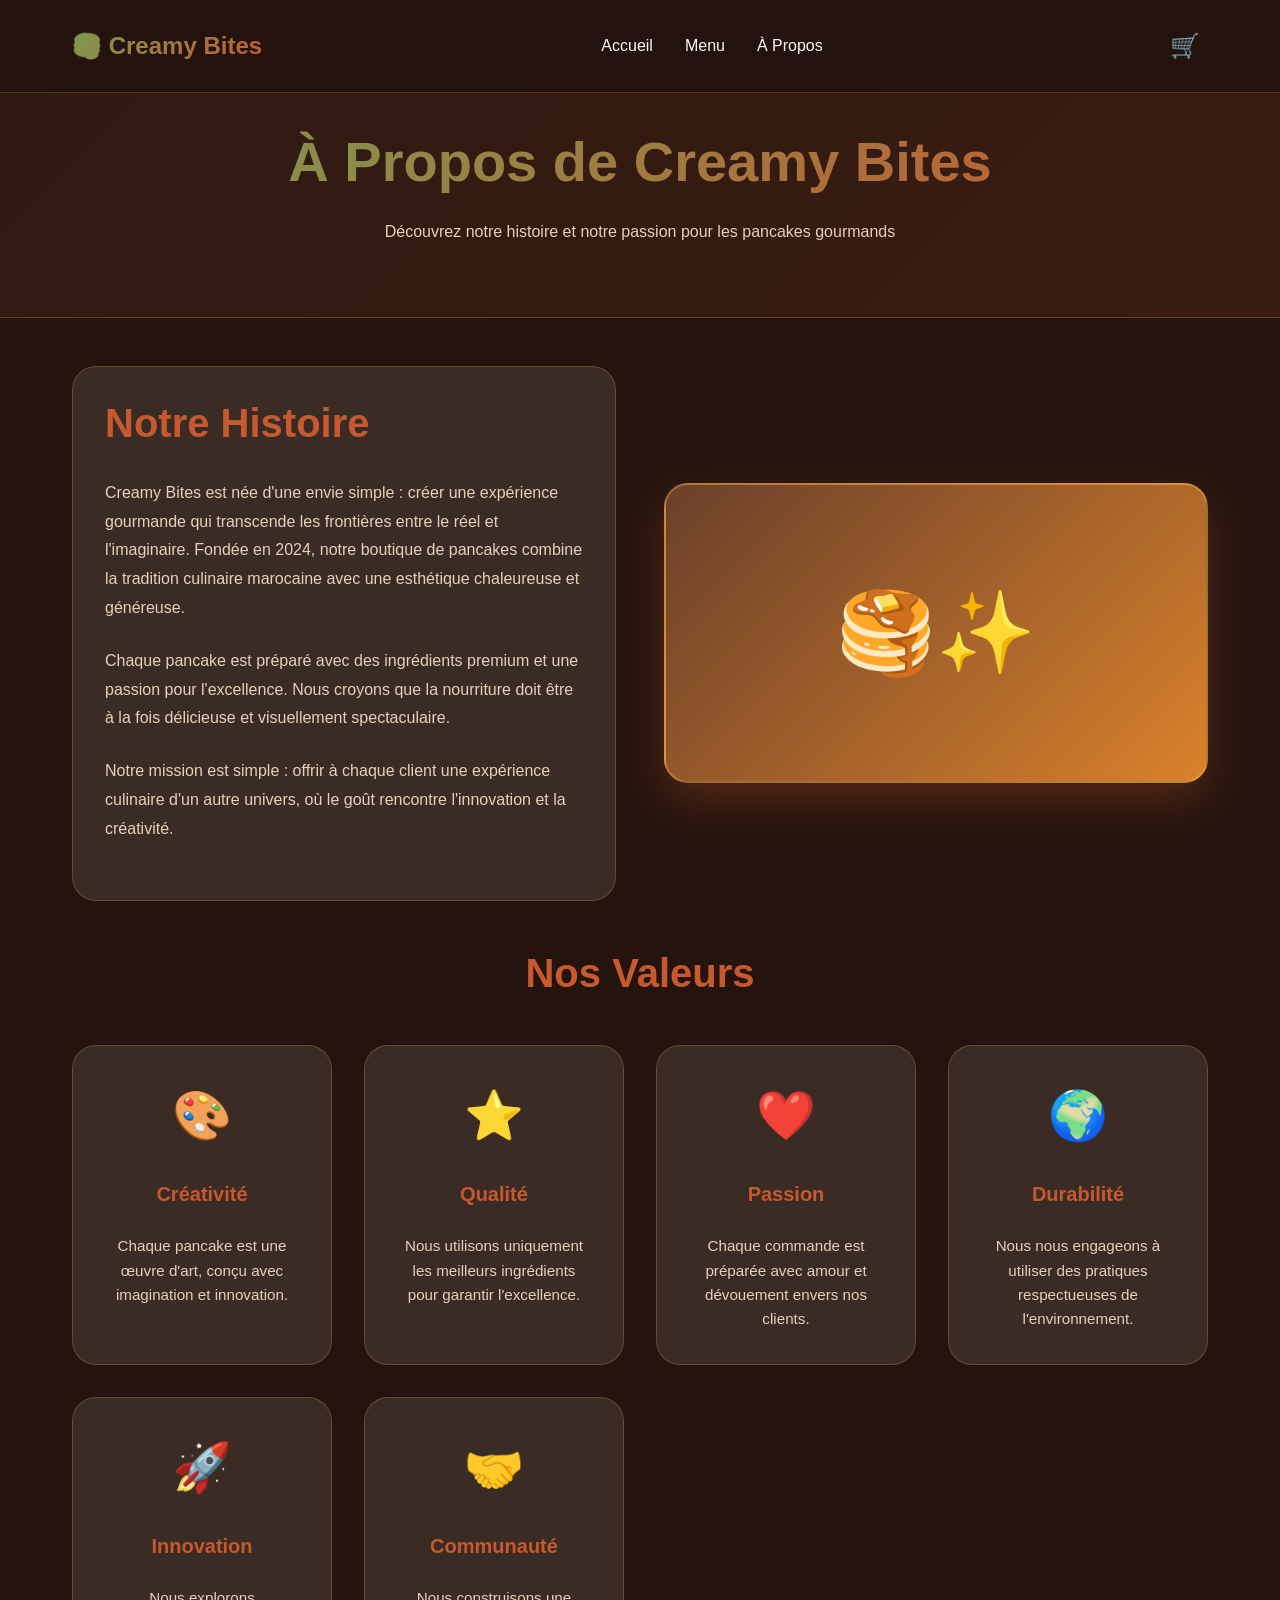
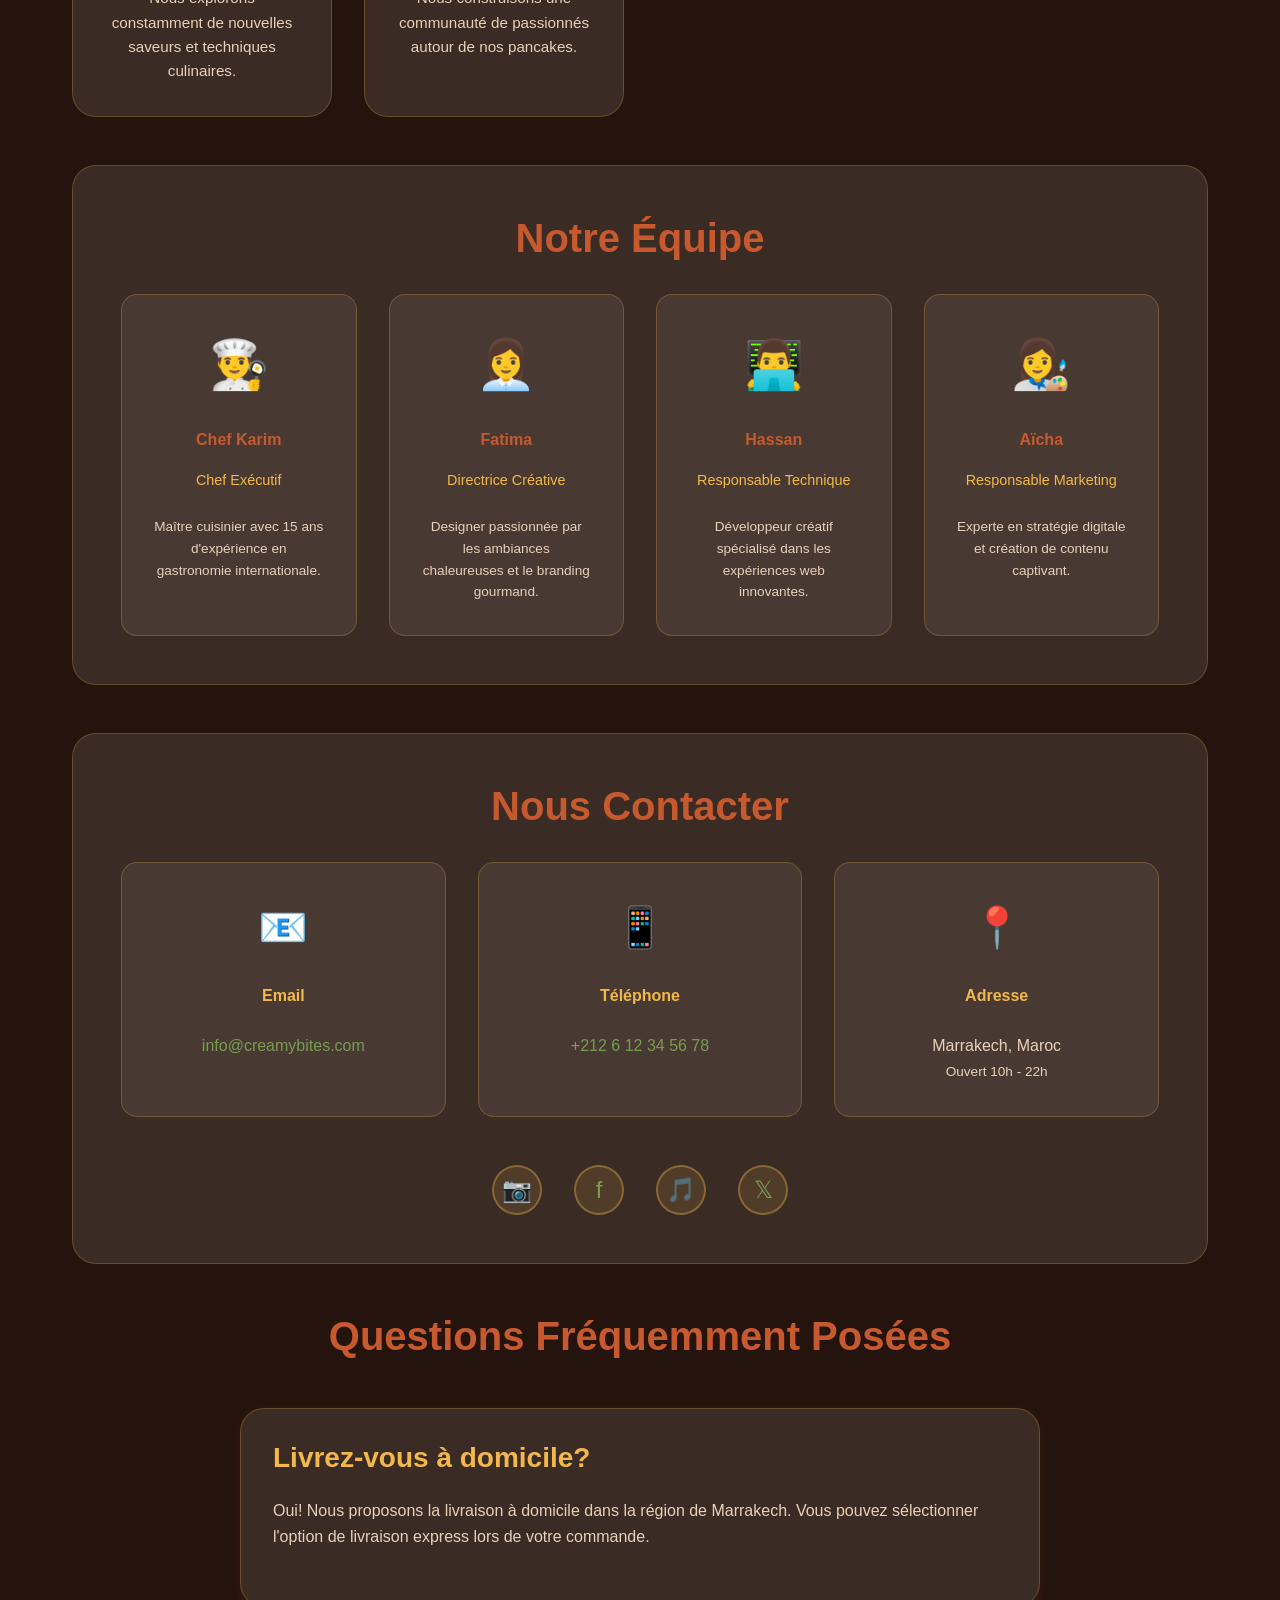
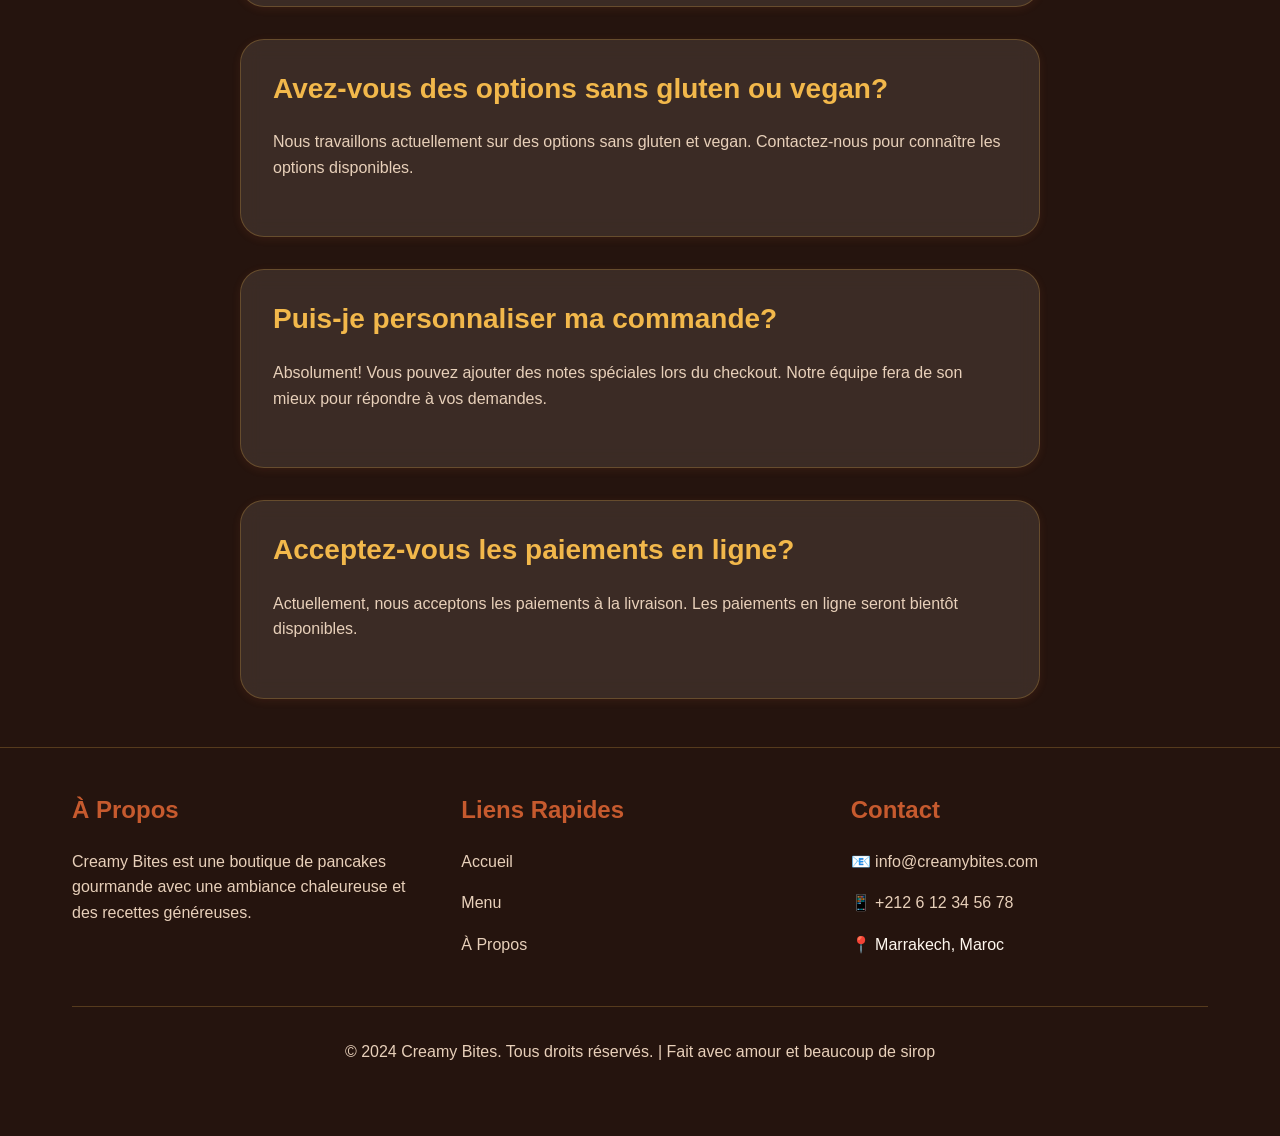
<file: about.html>
<!DOCTYPE html>
<html lang="fr">
<head>
  <!-- Meta Tags -->
  <meta charset="UTF-8">
  <meta name="viewport" content="width=device-width, initial-scale=1.0">
  <meta name="description" content="À Propos de Creamy Bites - Notre histoire et nos valeurs">
  <meta name="keywords" content="about, histoire, contact, creamy bites">
  <meta name="theme-color" content="#6B3F2A">

  <title>À Propos - Creamy Bites</title>
  
  <!-- Stylesheets -->
  <link rel="stylesheet" href="css/style.css">
  
  <!-- Favicon -->
  <link rel="icon" type="image/svg+xml" href="data:image/svg+xml,<svg xmlns='http://www.w3.org/2000/svg' viewBox='0 0 100 100'><text y='75' font-size='75' fill='%23C65A2E'>🥞</text></svg>">

  <style>
    /* About Page Specific Styles */
    .about-header {
      margin-top: 80px;
      padding: var(--spacing-xl) 0;
      text-align: center;
      background: linear-gradient(135deg, rgba(107, 63, 42, 0.14), rgba(198, 90, 46, 0.12));
      border-bottom: 1px solid rgba(242, 184, 75, 0.24);
    }

    .about-content {
      display: grid;
      grid-template-columns: 1fr 1fr;
      gap: var(--spacing-xl);
      margin: var(--spacing-xl) 0;
      align-items: center;
    }

    .about-text {
      background: var(--color-card-bg);
      border: 1px solid rgba(242, 184, 75, 0.24);
      border-radius: var(--radius-lg);
      padding: var(--spacing-lg);
      backdrop-filter: blur(10px);
    }

    .about-text h2 {
      color: var(--color-neon-pink);
      margin-bottom: var(--spacing-lg);
    }

    .about-text p {
      color: var(--color-text-secondary);
      margin-bottom: var(--spacing-md);
      line-height: 1.8;
    }

    .about-image {
      background: linear-gradient(135deg, #6B3F2A, #D9822B);
      border-radius: var(--radius-lg);
      padding: var(--spacing-xl);
      text-align: center;
      min-height: 300px;
      display: flex;
      align-items: center;
      justify-content: center;
      font-size: 5rem;
      border: 2px solid rgba(242, 184, 75, 0.34);
      box-shadow: 0 18px 44px rgba(198, 90, 46, 0.28);
    }

    .values-grid {
      display: grid;
      grid-template-columns: repeat(auto-fit, minmax(250px, 1fr));
      gap: var(--spacing-lg);
      margin: var(--spacing-xl) 0;
    }

    .value-card {
      background: var(--color-card-bg);
      border: 1px solid rgba(242, 184, 75, 0.24);
      border-radius: var(--radius-lg);
      padding: var(--spacing-lg);
      text-align: center;
      backdrop-filter: blur(10px);
      transition: all var(--transition-normal);
    }

    .value-card:hover {
      border-color: rgba(242, 184, 75, 0.54);
      transform: translateY(-8px);
      box-shadow: 0 16px 48px rgba(198, 90, 46, 0.24);
    }

    .value-icon {
      font-size: 3rem;
      margin-bottom: var(--spacing-md);
    }

    .value-title {
      color: var(--color-neon-pink);
      font-size: 1.25rem;
      margin-bottom: var(--spacing-md);
      font-weight: 700;
    }

    .value-description {
      color: var(--color-text-secondary);
      font-size: 0.95rem;
    }

    .contact-section {
      background: var(--color-card-bg);
      border: 1px solid rgba(242, 184, 75, 0.24);
      border-radius: var(--radius-lg);
      padding: var(--spacing-xl);
      backdrop-filter: blur(10px);
      margin: var(--spacing-xl) 0;
    }

    .contact-section h2 {
      color: var(--color-neon-pink);
      margin-bottom: var(--spacing-lg);
      text-align: center;
    }

    .contact-grid {
      display: grid;
      grid-template-columns: repeat(auto-fit, minmax(250px, 1fr));
      gap: var(--spacing-lg);
    }

    .contact-item {
      background: rgba(255, 248, 239, 0.07);
      border: 1px solid rgba(242, 184, 75, 0.24);
      border-radius: var(--radius-md);
      padding: var(--spacing-lg);
      text-align: center;
    }

    .contact-icon {
      font-size: 2.5rem;
      margin-bottom: var(--spacing-md);
    }

    .contact-label {
      color: var(--color-accent-gold);
      font-weight: 700;
      margin-bottom: var(--spacing-md);
    }

    .contact-value {
      color: var(--color-text-secondary);
    }

    .contact-value a {
      color: var(--color-neon-cyan);
      text-decoration: none;
      transition: color var(--transition-fast);
    }

    .contact-value a:hover {
      color: var(--color-neon-pink);
    }

    .social-links {
      display: flex;
      justify-content: center;
      gap: var(--spacing-lg);
      margin-top: var(--spacing-xl);
      flex-wrap: wrap;
    }

    .social-link {
      width: 50px;
      height: 50px;
      border-radius: 50%;
      background: rgba(242, 184, 75, 0.12);
      border: 2px solid rgba(242, 184, 75, 0.34);
      display: flex;
      align-items: center;
      justify-content: center;
      font-size: 1.5rem;
      cursor: pointer;
      transition: all var(--transition-fast);
      text-decoration: none;
    }

    .social-link:hover {
      background: var(--color-neon-cyan);
      border-color: var(--color-neon-cyan);
      color: var(--color-dark-bg);
      transform: scale(1.1);
    }

    .team-section {
      background: var(--color-card-bg);
      border: 1px solid rgba(242, 184, 75, 0.24);
      border-radius: var(--radius-lg);
      padding: var(--spacing-xl);
      backdrop-filter: blur(10px);
      margin: var(--spacing-xl) 0;
    }

    .team-section h2 {
      color: var(--color-neon-pink);
      margin-bottom: var(--spacing-lg);
      text-align: center;
    }

    .team-grid {
      display: grid;
      grid-template-columns: repeat(auto-fit, minmax(200px, 1fr));
      gap: var(--spacing-lg);
    }

    .team-member {
      background: rgba(255, 248, 239, 0.07);
      border: 1px solid rgba(242, 184, 75, 0.24);
      border-radius: var(--radius-md);
      padding: var(--spacing-lg);
      text-align: center;
    }

    .member-avatar {
      font-size: 3rem;
      margin-bottom: var(--spacing-md);
    }

    .member-name {
      color: var(--color-neon-pink);
      font-weight: 700;
      margin-bottom: var(--spacing-sm);
    }

    .member-role {
      color: var(--color-accent-gold);
      font-size: 0.9rem;
      margin-bottom: var(--spacing-md);
    }

    .member-bio {
      color: var(--color-text-secondary);
      font-size: 0.85rem;
    }

    @media (max-width: 768px) {
      .about-content {
        grid-template-columns: 1fr;
      }

      .about-image {
        min-height: 200px;
        font-size: 3rem;
      }

      .contact-grid {
        grid-template-columns: 1fr;
      }

      .team-grid {
        grid-template-columns: 1fr;
      }

      .values-grid {
        grid-template-columns: 1fr;
      }
    }
  </style>
</head>
<body>
  <!-- ========================================
       HEADER & NAVIGATION
       ======================================== -->
  <header>
    <nav class="container flex-between">
      <!-- Logo -->
      <div class="logo" onclick="window.location.href='index.html'">
        🥞 Creamy Bites
      </div>

      <!-- Navigation Links -->
      <ul class="nav-links">
        <li><a href="index.html">Accueil</a></li>
        <li><a href="menu.html">Menu</a></li>
        <li><a href="about.html">À Propos</a></li>
      </ul>

      <!-- Navigation Icons -->
      <div class="nav-icons">
        <button class="icon-btn" data-cart-icon aria-label="Panier">
          🛒
          <span class="cart-count" style="display: none;">0</span>
        </button>
        <button class="menu-toggle" aria-label="Menu">☰</button>
      </div>
    </nav>
  </header>

  <!-- ========================================
       ABOUT HEADER
       ======================================== -->
  <section class="about-header">
    <div class="container">
      <h1>À Propos de Creamy Bites</h1>
      <p style="color: var(--color-text-secondary); margin-top: var(--spacing-md);">
        Découvrez notre histoire et notre passion pour les pancakes gourmands
      </p>
    </div>
  </section>

  <!-- ========================================
       MAIN CONTENT
       ======================================== -->
  <main class="container">
    <!-- Brand Story Section -->
    <section class="about-content">
      <div class="about-text">
        <h2>Notre Histoire</h2>
        <p>
          Creamy Bites est née d'une envie simple : créer une expérience gourmande 
          qui transcende les frontières entre le réel et l'imaginaire. Fondée en 2024, notre 
          boutique de pancakes combine la tradition culinaire marocaine avec une esthétique 
          chaleureuse et généreuse.
        </p>
        <p>
          Chaque pancake est préparé avec des ingrédients premium et une passion pour 
          l'excellence. Nous croyons que la nourriture doit être à la fois délicieuse et 
          visuellement spectaculaire.
        </p>
        <p>
          Notre mission est simple : offrir à chaque client une expérience culinaire 
          d'un autre univers, où le goût rencontre l'innovation et la créativité.
        </p>
      </div>
      <div class="about-image">
        🥞✨
      </div>
    </section>

    <!-- Values Section -->
    <section>
      <h2 style="text-align: center; color: var(--color-neon-pink); margin: var(--spacing-xl) 0;">
        Nos Valeurs
      </h2>
      <div class="values-grid">
        <div class="value-card">
          <div class="value-icon">🎨</div>
          <div class="value-title">Créativité</div>
          <div class="value-description">
            Chaque pancake est une œuvre d'art, conçu avec imagination et innovation.
          </div>
        </div>
        <div class="value-card">
          <div class="value-icon">⭐</div>
          <div class="value-title">Qualité</div>
          <div class="value-description">
            Nous utilisons uniquement les meilleurs ingrédients pour garantir l'excellence.
          </div>
        </div>
        <div class="value-card">
          <div class="value-icon">❤️</div>
          <div class="value-title">Passion</div>
          <div class="value-description">
            Chaque commande est préparée avec amour et dévouement envers nos clients.
          </div>
        </div>
        <div class="value-card">
          <div class="value-icon">🌍</div>
          <div class="value-title">Durabilité</div>
          <div class="value-description">
            Nous nous engageons à utiliser des pratiques respectueuses de l'environnement.
          </div>
        </div>
        <div class="value-card">
          <div class="value-icon">🚀</div>
          <div class="value-title">Innovation</div>
          <div class="value-description">
            Nous explorons constamment de nouvelles saveurs et techniques culinaires.
          </div>
        </div>
        <div class="value-card">
          <div class="value-icon">🤝</div>
          <div class="value-title">Communauté</div>
          <div class="value-description">
            Nous construisons une communauté de passionnés autour de nos pancakes.
          </div>
        </div>
      </div>
    </section>

    <!-- Team Section -->
    <section class="team-section">
      <h2>Notre Équipe</h2>
      <div class="team-grid">
        <div class="team-member">
          <div class="member-avatar">👨‍🍳</div>
          <div class="member-name">Chef Karim</div>
          <div class="member-role">Chef Exécutif</div>
          <div class="member-bio">
            Maître cuisinier avec 15 ans d'expérience en gastronomie internationale.
          </div>
        </div>
        <div class="team-member">
          <div class="member-avatar">👩‍💼</div>
          <div class="member-name">Fatima</div>
          <div class="member-role">Directrice Créative</div>
          <div class="member-bio">
            Designer passionnée par les ambiances chaleureuses et le branding gourmand.
          </div>
        </div>
        <div class="team-member">
          <div class="member-avatar">👨‍💻</div>
          <div class="member-name">Hassan</div>
          <div class="member-role">Responsable Technique</div>
          <div class="member-bio">
            Développeur créatif spécialisé dans les expériences web innovantes.
          </div>
        </div>
        <div class="team-member">
          <div class="member-avatar">👩‍🎨</div>
          <div class="member-name">Aïcha</div>
          <div class="member-role">Responsable Marketing</div>
          <div class="member-bio">
            Experte en stratégie digitale et création de contenu captivant.
          </div>
        </div>
      </div>
    </section>

    <!-- Contact Section -->
    <section class="contact-section">
      <h2>Nous Contacter</h2>
      <div class="contact-grid">
        <div class="contact-item">
          <div class="contact-icon">📧</div>
          <div class="contact-label">Email</div>
          <div class="contact-value">
            <a href="mailto:info@creamybites.com">info@creamybites.com</a>
          </div>
        </div>
        <div class="contact-item">
          <div class="contact-icon">📱</div>
          <div class="contact-label">Téléphone</div>
          <div class="contact-value">
            <a href="tel:+212612345678">+212 6 12 34 56 78</a>
          </div>
        </div>
        <div class="contact-item">
          <div class="contact-icon">📍</div>
          <div class="contact-label">Adresse</div>
          <div class="contact-value">
            Marrakech, Maroc<br>
            <span style="font-size: 0.85rem;">Ouvert 10h - 22h</span>
          </div>
        </div>
      </div>

      <!-- Social Media Links -->
      <div class="social-links">
        <a href="https://instagram.com/creamybites" class="social-link" aria-label="Instagram" title="Instagram">
          📷
        </a>
        <a href="https://facebook.com/creamybites" class="social-link" aria-label="Facebook" title="Facebook">
          f
        </a>
        <a href="https://tiktok.com/@creamybites" class="social-link" aria-label="TikTok" title="TikTok">
          🎵
        </a>
        <a href="https://twitter.com/creamybites" class="social-link" aria-label="Twitter" title="Twitter">
          𝕏
        </a>
      </div>
    </section>

    <!-- FAQ Section -->
    <section>
      <h2 style="text-align: center; color: var(--color-neon-pink); margin: var(--spacing-xl) 0;">
        Questions Fréquemment Posées
      </h2>
      <div style="max-width: 800px; margin: 0 auto;">
        <div class="card" style="margin-bottom: var(--spacing-lg);">
          <h3 style="color: var(--color-accent-gold); margin-bottom: var(--spacing-md);">
            Livrez-vous à domicile?
          </h3>
          <p>
            Oui! Nous proposons la livraison à domicile dans la région de Marrakech. 
            Vous pouvez sélectionner l'option de livraison express lors de votre commande.
          </p>
        </div>
        <div class="card" style="margin-bottom: var(--spacing-lg);">
          <h3 style="color: var(--color-accent-gold); margin-bottom: var(--spacing-md);">
            Avez-vous des options sans gluten ou vegan?
          </h3>
          <p>
            Nous travaillons actuellement sur des options sans gluten et vegan. 
            Contactez-nous pour connaître les options disponibles.
          </p>
        </div>
        <div class="card" style="margin-bottom: var(--spacing-lg);">
          <h3 style="color: var(--color-accent-gold); margin-bottom: var(--spacing-md);">
            Puis-je personnaliser ma commande?
          </h3>
          <p>
            Absolument! Vous pouvez ajouter des notes spéciales lors du checkout. 
            Notre équipe fera de son mieux pour répondre à vos demandes.
          </p>
        </div>
        <div class="card">
          <h3 style="color: var(--color-accent-gold); margin-bottom: var(--spacing-md);">
            Acceptez-vous les paiements en ligne?
          </h3>
          <p>
            Actuellement, nous acceptons les paiements à la livraison. 
            Les paiements en ligne seront bientôt disponibles.
          </p>
        </div>
      </div>
    </section>
  </main>

  <!-- ========================================
       MINI CART DRAWER
       ======================================== -->
  <aside class="cart-drawer">
    <div class="cart-header">
      <h3>Mon Panier</h3>
      <button class="cart-close" aria-label="Fermer le panier">✕</button>
    </div>
    <div class="cart-items">
      <!-- Cart items will be rendered here by JavaScript -->
    </div>
    <div class="cart-summary">
      <!-- Summary will be rendered here by JavaScript -->
    </div>
  </aside>

  <!-- ========================================
       FOOTER
       ======================================== -->
  <footer>
    <div class="container">
      <div class="footer-content">
        <div class="footer-section">
          <h4>À Propos</h4>
          <p>Creamy Bites est une boutique de pancakes gourmande avec une ambiance chaleureuse et des recettes généreuses.</p>
        </div>
        <div class="footer-section">
          <h4>Liens Rapides</h4>
          <ul>
            <li><a href="index.html">Accueil</a></li>
            <li><a href="menu.html">Menu</a></li>
            <li><a href="about.html">À Propos</a></li>
          </ul>
        </div>
        <div class="footer-section">
          <h4>Contact</h4>
          <ul>
            <li>📧 <a href="mailto:info@creamybites.com">info@creamybites.com</a></li>
            <li>📱 <a href="tel:+212612345678">+212 6 12 34 56 78</a></li>
            <li>📍 Marrakech, Maroc</li>
          </ul>
        </div>
      </div>
      <div class="footer-bottom">
        <p>&copy; 2024 Creamy Bites. Tous droits réservés. | Fait avec amour et beaucoup de sirop</p>
      </div>
    </div>
  </footer>

  <!-- ========================================
       SCRIPTS
       ======================================== -->
  <script src="js/app.js"></script>

  <script>
    /**
     * ABOUT PAGE - Smooth scrolling and interactions
     */
    
    document.addEventListener('DOMContentLoaded', () => {
      console.log('About page initialized');
      
      // Add smooth scroll behavior to social links
      document.querySelectorAll('.social-link').forEach(link => {
        link.addEventListener('click', (e) => {
          // Allow default behavior for external links
          // e.preventDefault();
        });
      });
    });

    // Keyboard shortcut: Alt+C to go to contact
    document.addEventListener('keydown', (e) => {
      if (e.altKey && e.key === 'c') {
        document.querySelector('.contact-section').scrollIntoView({ behavior: 'smooth' });
      }
    });
  </script>
</body>
</html>
</file>
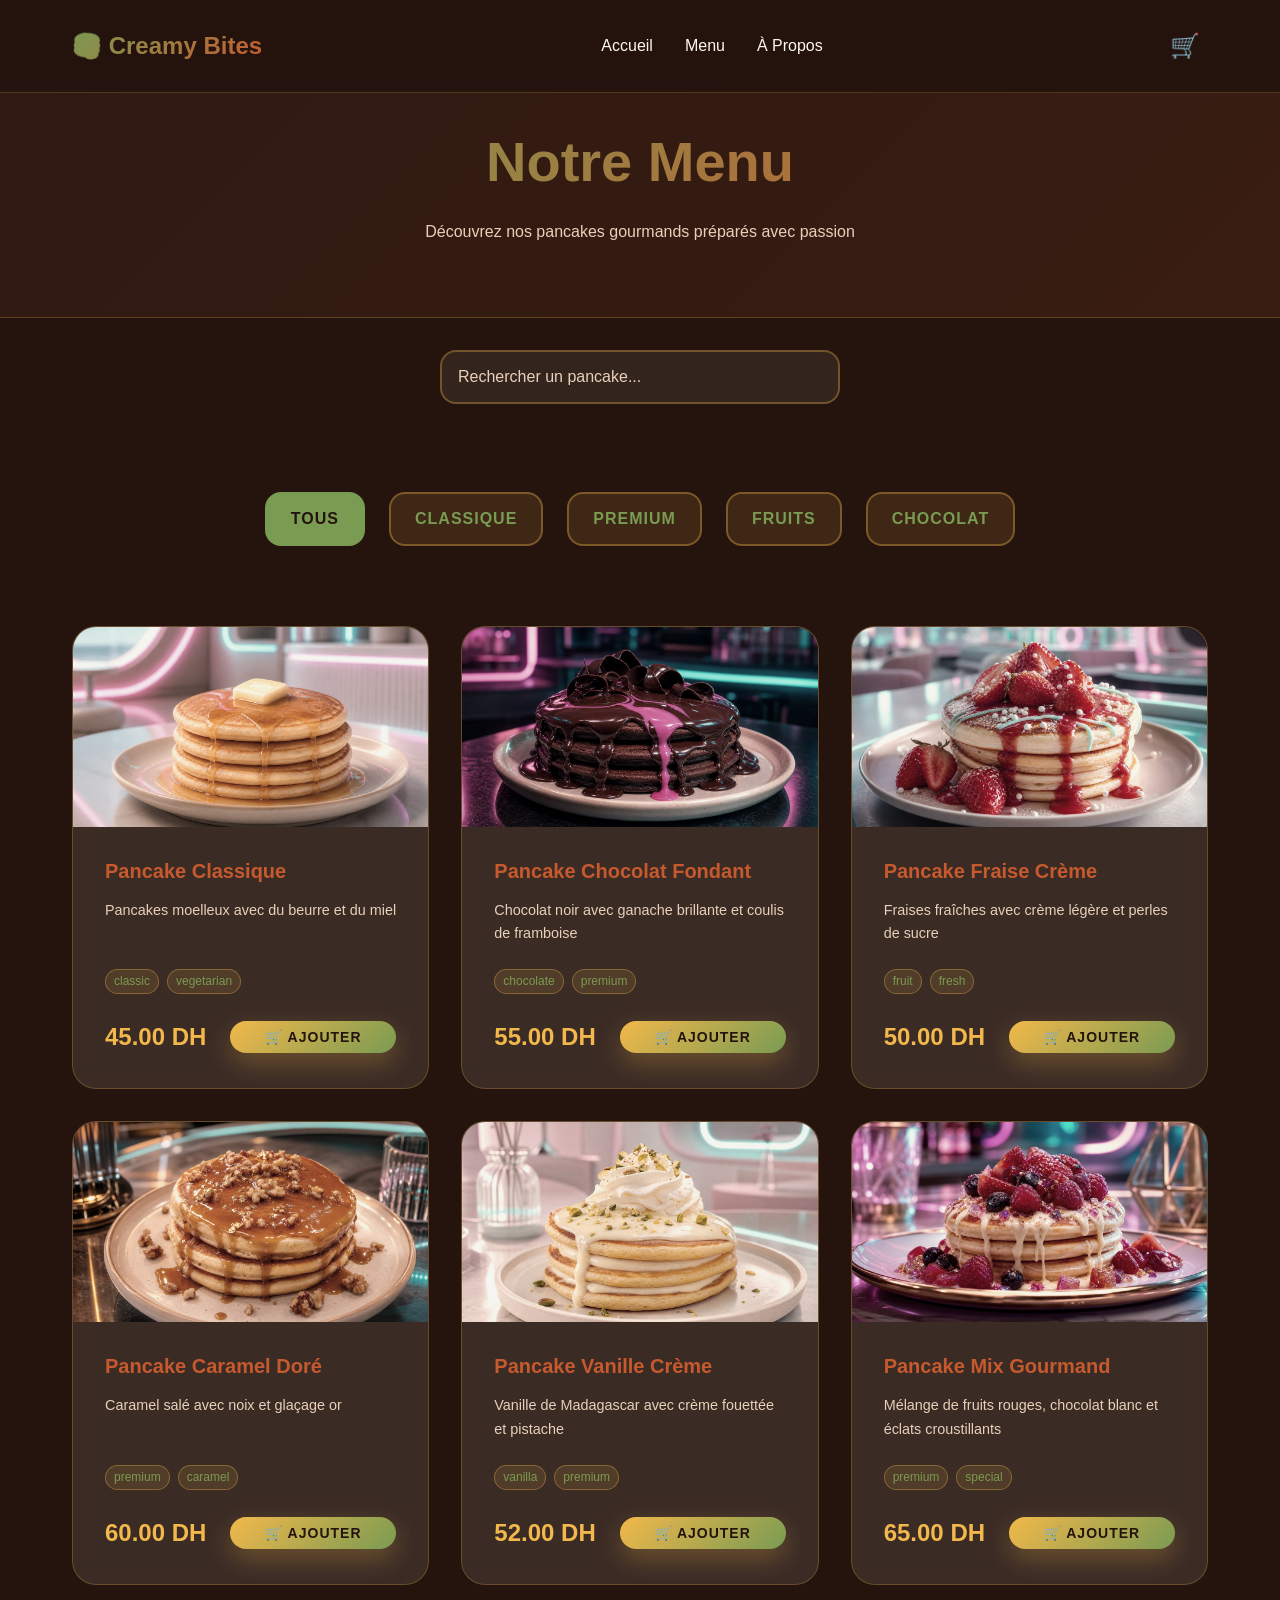
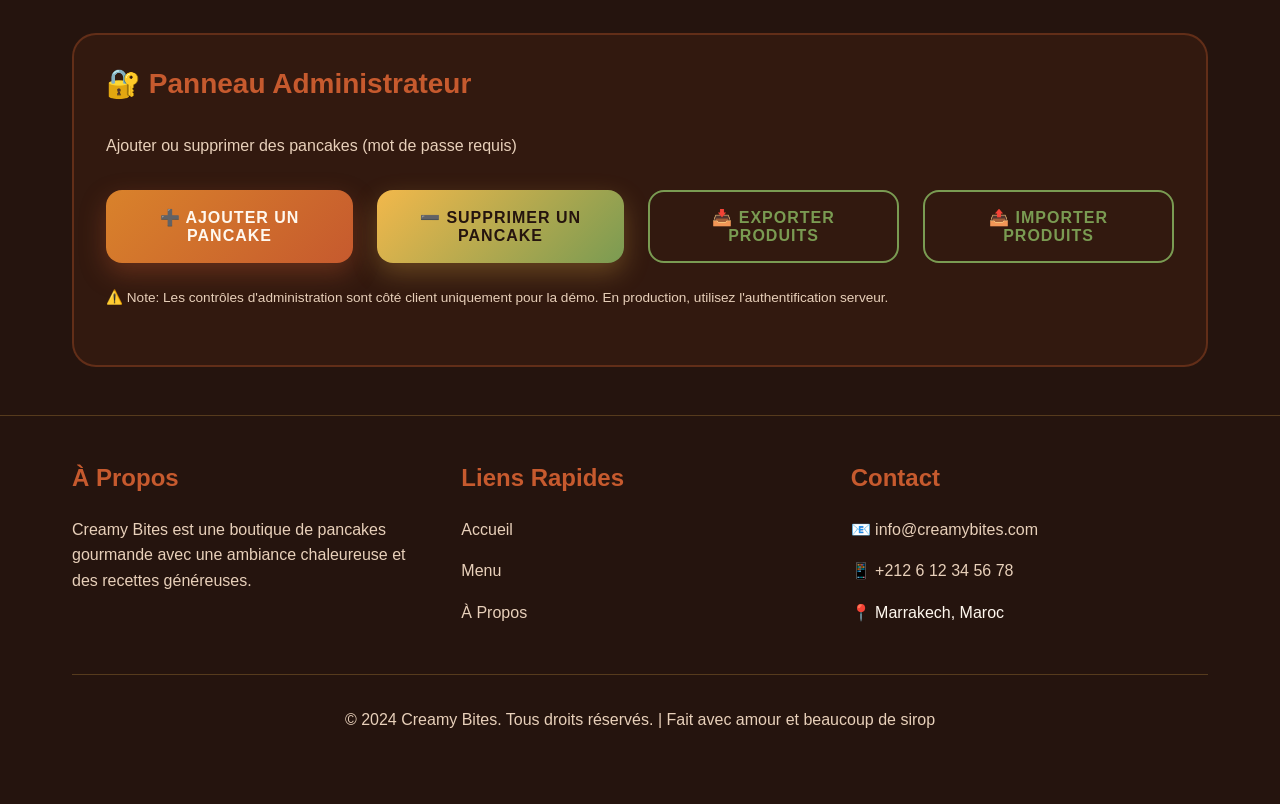
<file: menu.html>
<!DOCTYPE html>
<html lang="fr">
<head>
  <!-- Meta Tags -->
  <meta charset="UTF-8">
  <meta name="viewport" content="width=device-width, initial-scale=1.0">
  <meta name="description" content="Menu Creamy Bites - Découvrez nos pancakes gourmands">
  <meta name="keywords" content="menu, pancakes, gourmand, commande">
  <meta name="theme-color" content="#6B3F2A">

  <title>Menu - Creamy Bites</title>
  
  <!-- Stylesheets -->
  <link rel="stylesheet" href="css/style.css">
  
  <!-- Favicon -->
  <link rel="icon" type="image/svg+xml" href="data:image/svg+xml,<svg xmlns='http://www.w3.org/2000/svg' viewBox='0 0 100 100'><text y='75' font-size='75' fill='%23C65A2E'>🥞</text></svg>">

  <style>
    /* Menu Page Specific Styles */
    .menu-header {
      margin-top: 80px;
      padding: var(--spacing-xl) 0;
      text-align: center;
      background: linear-gradient(135deg, rgba(107, 63, 42, 0.14), rgba(198, 90, 46, 0.12));
      border-bottom: 1px solid rgba(242, 184, 75, 0.24);
    }

    .filters {
      display: flex;
      gap: var(--spacing-md);
      justify-content: center;
      flex-wrap: wrap;
      margin: var(--spacing-lg) 0;
      padding: var(--spacing-lg) 0;
    }

    .filter-btn {
      padding: var(--spacing-sm) var(--spacing-md);
      background: rgba(242, 184, 75, 0.12);
      border: 2px solid rgba(242, 184, 75, 0.34);
      border-radius: var(--radius-md);
      color: var(--color-neon-cyan);
      cursor: pointer;
      transition: all var(--transition-fast);
      font-weight: 600;
    }

    .filter-btn:hover,
    .filter-btn.active {
      background: var(--color-neon-cyan);
      color: var(--color-dark-bg);
      border-color: var(--color-neon-cyan);
    }

    .search-box {
      max-width: 400px;
      margin: var(--spacing-lg) auto;
    }

    .search-box input {
      width: 100%;
    }

    .products-grid {
      display: grid;
      grid-template-columns: repeat(auto-fill, minmax(280px, 1fr));
      gap: var(--spacing-lg);
      margin: var(--spacing-xl) 0;
    }

    .product-card {
      background: var(--color-card-bg);
      border: 1px solid rgba(242, 184, 75, 0.24);
      border-radius: var(--radius-lg);
      overflow: hidden;
      transition: all var(--transition-normal);
      display: flex;
      flex-direction: column;
      backdrop-filter: blur(10px);
    }

    .product-card:hover {
      border-color: rgba(242, 184, 75, 0.54);
      transform: translateY(-8px);
      box-shadow: 0 16px 48px rgba(198, 90, 46, 0.24);
    }

    .product-image {
      width: 100%;
      height: 200px;
      object-fit: cover;
      background: linear-gradient(135deg, #6B3F2A, #D9822B);
      filter: sepia(0.22) saturate(0.78) hue-rotate(-8deg) brightness(0.96);
    }

    .product-content {
      padding: var(--spacing-lg);
      flex: 1;
      display: flex;
      flex-direction: column;
    }

    .product-name {
      font-size: 1.25rem;
      color: var(--color-neon-pink);
      margin-bottom: var(--spacing-sm);
      font-weight: 700;
    }

    .product-description {
      font-size: 0.9rem;
      color: var(--color-text-secondary);
      margin-bottom: var(--spacing-md);
      flex: 1;
    }

    .product-tags {
      display: flex;
      gap: var(--spacing-xs);
      margin-bottom: var(--spacing-md);
      flex-wrap: wrap;
    }

    .tag {
      display: inline-block;
      padding: 2px 8px;
      background: rgba(242, 184, 75, 0.12);
      border: 1px solid rgba(242, 184, 75, 0.34);
      border-radius: 20px;
      font-size: 0.75rem;
      color: var(--color-neon-cyan);
    }

    .product-footer {
      display: flex;
      justify-content: space-between;
      align-items: center;
      gap: var(--spacing-md);
    }

    .product-price {
      font-size: 1.5rem;
      color: var(--color-accent-gold);
      font-weight: 700;
    }

    .product-actions {
      display: flex;
      gap: var(--spacing-sm);
      flex: 1;
    }

    .product-actions button {
      flex: 1;
      padding: var(--spacing-xs) var(--spacing-md);
      font-size: 0.875rem;
    }

    .admin-panel {
      background: rgba(198, 90, 46, 0.08);
      border: 2px solid rgba(198, 90, 46, 0.32);
      border-radius: var(--radius-lg);
      padding: var(--spacing-lg);
      margin: var(--spacing-xl) 0;
    }

    .admin-panel h3 {
      color: var(--color-neon-pink);
      margin-bottom: var(--spacing-lg);
    }

    .admin-buttons {
      display: flex;
      gap: var(--spacing-md);
      flex-wrap: wrap;
    }

    .admin-buttons button {
      flex: 1;
      min-width: 200px;
    }

    .no-products {
      text-align: center;
      padding: var(--spacing-xl);
      color: var(--color-text-secondary);
    }

    .no-products p {
      font-size: 1.1rem;
    }
  </style>
</head>
<body>
  <!-- ========================================
       HEADER & NAVIGATION
       ======================================== -->
  <header>
    <nav class="container flex-between">
      <!-- Logo -->
      <div class="logo" onclick="window.location.href='index.html'">
        🥞 Creamy Bites
      </div>

      <!-- Navigation Links -->
      <ul class="nav-links">
        <li><a href="index.html">Accueil</a></li>
        <li><a href="menu.html">Menu</a></li>
        <li><a href="about.html">À Propos</a></li>
      </ul>

      <!-- Navigation Icons -->
      <div class="nav-icons">
        <button class="icon-btn" data-cart-icon aria-label="Panier">
          🛒
          <span class="cart-count" style="display: none;">0</span>
        </button>
        <button class="menu-toggle" aria-label="Menu">☰</button>
      </div>
    </nav>
  </header>

  <!-- ========================================
       MENU HEADER
       ======================================== -->
  <section class="menu-header">
    <div class="container">
      <h1>Notre Menu</h1>
      <p style="color: var(--color-text-secondary); margin-top: var(--spacing-md);">
        Découvrez nos pancakes gourmands préparés avec passion
      </p>
    </div>
  </section>

  <!-- ========================================
       MAIN CONTENT
       ======================================== -->
  <main class="container">
    <!-- Search Box -->
    <div class="search-box">
      <input 
        type="text" 
        id="search-input" 
        placeholder="Rechercher un pancake..." 
        aria-label="Rechercher"
      >
    </div>

    <!-- Filters -->
    <div class="filters">
      <button class="filter-btn active" data-filter="all">Tous</button>
      <button class="filter-btn" data-filter="classic">Classique</button>
      <button class="filter-btn" data-filter="premium">Premium</button>
      <button class="filter-btn" data-filter="fruit">Fruits</button>
      <button class="filter-btn" data-filter="chocolate">Chocolat</button>
    </div>

    <!-- Products Grid -->
    <div class="products-grid" id="products-grid">
      <!-- Products will be rendered here by JavaScript -->
    </div>

    <!-- No Products Message -->
    <div class="no-products" id="no-products" style="display: none;">
      <p>Aucun produit trouvé. Veuillez modifier votre recherche.</p>
    </div>

    <!-- Admin Panel -->
    <div class="admin-panel">
      <h3>🔐 Panneau Administrateur</h3>
      <p style="color: var(--color-text-secondary); margin-bottom: var(--spacing-lg);">
        Ajouter ou supprimer des pancakes (mot de passe requis)
      </p>
      <div class="admin-buttons">
        <button class="btn btn-primary" onclick="showAddProductForm()">
          ➕ Ajouter un Pancake
        </button>
        <button class="btn btn-secondary" onclick="showRemoveProductForm()">
          ➖ Supprimer un Pancake
        </button>
        <button class="btn btn-ghost" onclick="exportProducts()">
          📥 Exporter Produits
        </button>
        <button class="btn btn-ghost" onclick="importProducts()">
          📤 Importer Produits
        </button>
      </div>
      <p style="color: var(--color-text-secondary); font-size: 0.85rem; margin-top: var(--spacing-md);">
        ⚠️ Note: Les contrôles d'administration sont côté client uniquement pour la démo. 
        En production, utilisez l'authentification serveur.
      </p>
    </div>
  </main>

  <!-- ========================================
       MINI CART DRAWER
       ======================================== -->
  <aside class="cart-drawer">
    <div class="cart-header">
      <h3>Mon Panier</h3>
      <button class="cart-close" aria-label="Fermer le panier">✕</button>
    </div>
    <div class="cart-items">
      <!-- Cart items will be rendered here by JavaScript -->
    </div>
    <div class="cart-summary">
      <!-- Summary will be rendered here by JavaScript -->
    </div>
  </aside>

  <!-- ========================================
       FOOTER
       ======================================== -->
  <footer>
    <div class="container">
      <div class="footer-content">
        <div class="footer-section">
          <h4>À Propos</h4>
          <p>Creamy Bites est une boutique de pancakes gourmande avec une ambiance chaleureuse et des recettes généreuses.</p>
        </div>
        <div class="footer-section">
          <h4>Liens Rapides</h4>
          <ul>
            <li><a href="index.html">Accueil</a></li>
            <li><a href="menu.html">Menu</a></li>
            <li><a href="about.html">À Propos</a></li>
          </ul>
        </div>
        <div class="footer-section">
          <h4>Contact</h4>
          <ul>
            <li>📧 <a href="mailto:info@creamybites.com">info@creamybites.com</a></li>
            <li>📱 <a href="tel:+212612345678">+212 6 12 34 56 78</a></li>
            <li>📍 Marrakech, Maroc</li>
          </ul>
        </div>
      </div>
      <div class="footer-bottom">
        <p>&copy; 2024 Creamy Bites. Tous droits réservés. | Fait avec amour et beaucoup de sirop</p>
      </div>
    </div>
  </footer>

  <!-- ========================================
       SCRIPTS
       ======================================== -->
  <script src="js/app.js"></script>

  <script>
    /**
     * MENU PAGE - Product Display and Management
     */

    let currentFilter = 'all';
    let currentSearch = '';

    /**
     * Render products based on filters and search
     */
    function renderProducts() {
      const products = ProductManager.getAll();
      const grid = document.getElementById('products-grid');
      const noProducts = document.getElementById('no-products');

      // Apply filters
      let filtered = products;

      if (currentFilter !== 'all') {
        filtered = filtered.filter(p => Array.isArray(p.tags) && p.tags.includes(currentFilter));
      }

      if (currentSearch) {
        filtered = filtered.filter(p =>
          String(p.name || '').toLowerCase().includes(currentSearch.toLowerCase()) ||
          String(p.description || '').toLowerCase().includes(currentSearch.toLowerCase())
        );
      }

      // Show/hide no products message
      if (filtered.length === 0) {
        grid.style.display = 'none';
        noProducts.style.display = 'block';
        return;
      }

      grid.style.display = 'grid';
      noProducts.style.display = 'none';

      // Render products
      grid.innerHTML = filtered.map(product => `
        <div class="product-card">
          <img 
            src="${escapeHTML(product.image)}" 
            alt="${escapeHTML(product.name)}" 
            class="product-image"
            loading="lazy"
          >
          <div class="product-content">
            <h3 class="product-name">${escapeHTML(product.name)}</h3>
            <p class="product-description">${escapeHTML(product.description)}</p>
            <div class="product-tags">
              ${(Array.isArray(product.tags) ? product.tags : []).map(tag => `<span class="tag">${escapeHTML(tag)}</span>`).join('')}
            </div>
            <div class="product-footer">
              <span class="product-price">${formatCurrency(product.price)}</span>
              <div class="product-actions">
                <button 
                  class="btn btn-sm btn-secondary" 
                  onclick="addToCart(${Number(product.id)})"
                  aria-label="Ajouter au panier"
                >
                  🛒 Ajouter
                </button>
              </div>
            </div>
          </div>
        </div>
      `).join('');
    }

    /**
     * Add product to cart
     */
    function addToCart(productId) {
      const product = ProductManager.getById(productId);
      if (product) {
        CartManager.addItem(product, 1);
        renderProducts(); // Re-render to update UI
      }
    }

    /**
     * Show add product form
     */
    function showAddProductForm() {
      if (!UIManager.verifyAdminPassword()) {
        return;
      }

      const form = `
        <div class="form-group">
          <label>Nom du Pancake</label>
          <input type="text" id="add-name" placeholder="Ex: Pancake Spécial" required>
        </div>
        <div class="form-group">
          <label>Description</label>
          <textarea id="add-description" placeholder="Description courte" rows="3" required></textarea>
        </div>
        <div class="form-group">
          <label>Prix (DH)</label>
          <input type="number" id="add-price" placeholder="45" min="0" step="0.01" required>
        </div>
        <div class="form-group">
          <label>URL de l'image</label>
          <input type="text" id="add-image" placeholder="assets/pancakes/pancake.jpg" required>
        </div>
        <div class="form-group">
          <label>Tags (séparés par des virgules)</label>
          <input type="text" id="add-tags" placeholder="premium, fruit, special">
        </div>
      `;

      UIManager.showModal(
        'Ajouter un Pancake',
        form,
        () => {
          const name = document.getElementById('add-name').value;
          const description = document.getElementById('add-description').value;
          const price = parseFloat(document.getElementById('add-price').value);
          const image = document.getElementById('add-image').value;
          const tags = document.getElementById('add-tags').value.split(',').map(t => t.trim());

          if (name.trim() && description.trim() && Number.isFinite(price) && price > 0 && image.trim()) {
            ProductManager.add({
              name: name.trim(),
              description: description.trim(),
              price,
              image: image.trim(),
              tags: tags.filter(t => t)
            });
            renderProducts();
            UIManager.showToast('Pancake ajouté avec succès!', 'success');
          } else {
            UIManager.showToast('Veuillez remplir tous les champs', 'error');
          }
        }
      );
    }

    /**
     * Show remove product form
     */
    function showRemoveProductForm() {
      if (!UIManager.verifyAdminPassword()) {
        return;
      }

      const products = ProductManager.getAll();
      const options = products.map(p => `
        <option value="${Number(p.id)}">${escapeHTML(p.name)} (${formatCurrency(p.price)})</option>
      `).join('');

      const form = `
        <div class="form-group">
          <label>Sélectionner le Pancake à supprimer</label>
          <select id="remove-product" required>
            <option value="">-- Choisir --</option>
            ${options}
          </select>
        </div>
      `;

      UIManager.showModal(
        'Supprimer un Pancake',
        form,
        () => {
          const productId = parseInt(document.getElementById('remove-product').value);
          if (productId) {
            const product = ProductManager.getById(productId);
            if (!product) {
              UIManager.showToast('Pancake introuvable', 'error');
              return;
            }
            UIManager.showModal(
              'Confirmer la suppression',
              `Êtes-vous sûr de vouloir supprimer "${escapeHTML(product.name)}"?`,
              () => {
                ProductManager.delete(productId);
                renderProducts();
                UIManager.showToast('Pancake supprimé!', 'success');
              }
            );
          }
        }
      );
    }

    /**
     * Export products as JSON
     */
    function exportProducts() {
      ProductManager.exportJSON();
      UIManager.showToast('Produits exportés!', 'success');
    }

    /**
     * Import products from JSON
     */
    function importProducts() {
      const input = document.createElement('input');
      input.type = 'file';
      input.accept = '.json';
      input.onchange = (e) => {
        const file = e.target.files[0];
        const reader = new FileReader();
        reader.onload = (event) => {
          if (ProductManager.importJSON(event.target.result)) {
            renderProducts();
            UIManager.showToast('Produits importés avec succès!', 'success');
          } else {
            UIManager.showToast('Erreur lors de l\'import', 'error');
          }
        };
        reader.readAsText(file);
      };
      input.click();
    }

    /**
     * Setup event listeners
     */
    function setupEventListeners() {
      // Filter buttons
      document.querySelectorAll('.filter-btn').forEach(btn => {
        btn.addEventListener('click', () => {
          document.querySelectorAll('.filter-btn').forEach(b => b.classList.remove('active'));
          btn.classList.add('active');
          currentFilter = btn.dataset.filter;
          renderProducts();
        });
      });

      // Search input with debounce
      const searchInput = document.getElementById('search-input');
      if (searchInput) {
        searchInput.addEventListener('input', debounce((e) => {
          currentSearch = e.target.value;
          renderProducts();
        }, 300));
      }
    }

    // Initialize on page load
    document.addEventListener('DOMContentLoaded', () => {
      renderProducts();
      setupEventListeners();
      console.log('Menu page initialized');
    });

    // Keyboard shortcuts
    document.addEventListener('keydown', (e) => {
      // Alt+A: Add product
      if (e.altKey && e.key === 'a') {
        showAddProductForm();
      }
      // Alt+R: Remove product
      if (e.altKey && e.key === 'r') {
        showRemoveProductForm();
      }
    });
  </script>
</body>
</html>
</file>
<file: css/style.css>
/* ========================================
   CREAMY BITES - Global Stylesheet
   Warm Pancake Shop
   ======================================== */

/* Color Palette (update these variables to change the theme)
   Cream base: #FFF8EF
   Maple syrup: #D9822B
   Cinnamon: #C65A2E
   Pistachio: #7A9B52
   Cocoa: #25140E
*/

:root {
  /* Primary Colors */
  --color-cream: #FFF8EF;
  --color-cinnamon: #C65A2E;
  --color-pistachio: #7A9B52;
  --color-toasted-brown: #6B3F2A;
  --color-neon-pink: var(--color-cinnamon);
  --color-neon-cyan: var(--color-pistachio);
  --color-deep-violet: var(--color-toasted-brown);
  --color-accent-gold: #F2B84B;
  --color-maple: #D9822B;
  --color-cocoa: #25140E;
  --color-berry: #B64635;
  
  /* Secondary Colors */
  --color-dark-bg: #25140E;
  --color-card-bg: rgba(255, 248, 239, 0.1);
  --color-text-primary: #FFF8EF;
  --color-text-secondary: #E8D0BA;
  
  /* Spacing */
  --spacing-xs: 0.5rem;
  --spacing-sm: 1rem;
  --spacing-md: 1.5rem;
  --spacing-lg: 2rem;
  --spacing-xl: 3rem;
  
  /* Border Radius */
  --radius-sm: 0.5rem;
  --radius-md: 1rem;
  --radius-lg: 1.5rem;
  
  /* Transitions */
  --transition-fast: 0.2s ease;
  --transition-normal: 0.3s ease;
  --transition-slow: 0.5s ease;
  
  /* Shadows */
  --shadow-sm: 0 2px 8px rgba(198, 90, 46, 0.12);
  --shadow-md: 0 8px 24px rgba(198, 90, 46, 0.18);
  --shadow-lg: 0 16px 48px rgba(198, 90, 46, 0.24);
}

/* ========================================
   RESET & BASE STYLES
   ======================================== */

* {
  margin: 0;
  padding: 0;
  box-sizing: border-box;
}

html {
  scroll-behavior: smooth;
  font-size: 16px;
}

body {
  font-family: 'Segoe UI', Tahoma, Geneva, Verdana, sans-serif;
  background-color: var(--color-dark-bg);
  color: var(--color-text-primary);
  line-height: 1.6;
  overflow-x: hidden;
}

/* Handle reduced motion preference */
@media (prefers-reduced-motion: reduce) {
  *,
  *::before,
  *::after {
    animation-duration: 0.01ms !important;
    animation-iteration-count: 1 !important;
    transition-duration: 0.01ms !important;
  }
}

/* ========================================
   TYPOGRAPHY
   ======================================== */

h1, h2, h3, h4, h5, h6 {
  font-weight: 700;
  line-height: 1.2;
  margin-bottom: var(--spacing-md);
}

h1 {
  font-size: 3.5rem;
  background: linear-gradient(135deg, var(--color-neon-cyan), var(--color-neon-pink));
  -webkit-background-clip: text;
  -webkit-text-fill-color: transparent;
  background-clip: text;
}

h2 {
  font-size: 2.5rem;
  color: var(--color-neon-pink);
}

h3 {
  font-size: 1.75rem;
  color: var(--color-accent-gold);
}

h4 {
  font-size: 1.5rem;
}

p {
  margin-bottom: var(--spacing-md);
  color: var(--color-text-secondary);
}

a {
  color: var(--color-neon-cyan);
  text-decoration: none;
  transition: color var(--transition-fast);
}

a:hover {
  color: var(--color-neon-pink);
}

/* ========================================
   BUTTONS & INTERACTIVE ELEMENTS
   ======================================== */

button, .btn {
  padding: var(--spacing-sm) var(--spacing-lg);
  border: none;
  border-radius: var(--radius-md);
  font-size: 1rem;
  font-weight: 600;
  cursor: pointer;
  transition: all var(--transition-normal);
  text-transform: uppercase;
  letter-spacing: 1px;
  position: relative;
  overflow: hidden;
}

/* Primary Button - Maple syrup */
.btn-primary {
  background: linear-gradient(135deg, var(--color-maple), var(--color-neon-pink));
  color: var(--color-cream);
  box-shadow: 0 10px 26px rgba(198, 90, 46, 0.34);
}

.btn-primary:hover {
  box-shadow: 0 14px 36px rgba(198, 90, 46, 0.48);
  transform: translateY(-2px);
}

.btn-primary:active {
  transform: translateY(0);
}

/* Secondary Button - Pistachio honey */
.btn-secondary {
  background: linear-gradient(135deg, var(--color-accent-gold), var(--color-neon-cyan));
  color: var(--color-dark-bg);
  box-shadow: 0 10px 26px rgba(242, 184, 75, 0.28);
}

.btn-secondary:hover {
  box-shadow: 0 14px 36px rgba(242, 184, 75, 0.42);
  transform: translateY(-2px);
}

/* Ghost Button */
.btn-ghost {
  background: transparent;
  border: 2px solid var(--color-neon-cyan);
  color: var(--color-neon-cyan);
}

.btn-ghost:hover {
  background: rgba(122, 155, 82, 0.12);
  box-shadow: 0 8px 24px rgba(122, 155, 82, 0.24);
}

/* Small Button */
.btn-sm {
  padding: var(--spacing-xs) var(--spacing-md);
  font-size: 0.875rem;
}

/* Disabled State */
button:disabled, .btn:disabled {
  opacity: 0.5;
  cursor: not-allowed;
  box-shadow: none;
}

button:disabled:hover, .btn:disabled:hover {
  transform: none;
}

/* ========================================
   FORMS & INPUTS
   ======================================== */

input, textarea, select {
  width: 100%;
  padding: var(--spacing-sm);
  margin-bottom: var(--spacing-md);
  background-color: rgba(255, 248, 239, 0.07);
  border: 2px solid rgba(242, 184, 75, 0.32);
  border-radius: var(--radius-md);
  color: var(--color-text-primary);
  font-family: inherit;
  font-size: 1rem;
  transition: all var(--transition-fast);
}

input::placeholder, textarea::placeholder {
  color: var(--color-text-secondary);
}

input:focus, textarea:focus, select:focus {
  outline: none;
  border-color: var(--color-neon-cyan);
  background-color: rgba(122, 155, 82, 0.08);
  box-shadow: 0 0 15px rgba(122, 155, 82, 0.22);
}

input:invalid {
  border-color: #FF6B6B;
}

label {
  display: block;
  margin-bottom: var(--spacing-xs);
  font-weight: 600;
  color: var(--color-accent-gold);
}

.form-group {
  margin-bottom: var(--spacing-lg);
}

/* ========================================
   CARDS & CONTAINERS
   ======================================== */

.card {
  background: var(--color-card-bg);
  border: 1px solid rgba(242, 184, 75, 0.24);
  border-radius: var(--radius-lg);
  padding: var(--spacing-lg);
  backdrop-filter: blur(10px);
  transition: all var(--transition-normal);
  box-shadow: var(--shadow-sm);
}

.card:hover {
  border-color: rgba(242, 184, 75, 0.54);
  box-shadow: var(--shadow-md);
  transform: translateY(-4px);
}

.card-image {
  width: 100%;
  height: 200px;
  object-fit: cover;
  border-radius: var(--radius-md);
  margin-bottom: var(--spacing-md);
}

.card-title {
  font-size: 1.25rem;
  color: var(--color-neon-pink);
  margin-bottom: var(--spacing-sm);
}

.card-description {
  font-size: 0.9rem;
  color: var(--color-text-secondary);
  margin-bottom: var(--spacing-md);
}

.card-price {
  font-size: 1.5rem;
  color: var(--color-accent-gold);
  font-weight: 700;
  margin-bottom: var(--spacing-md);
}

/* ========================================
   LAYOUT & GRID
   ======================================== */

.container {
  max-width: 1200px;
  margin: 0 auto;
  padding: 0 var(--spacing-lg);
}

.grid {
  display: grid;
  gap: var(--spacing-lg);
}

.grid-2 {
  grid-template-columns: repeat(auto-fit, minmax(300px, 1fr));
}

.grid-3 {
  grid-template-columns: repeat(auto-fit, minmax(250px, 1fr));
}

.grid-4 {
  grid-template-columns: repeat(auto-fit, minmax(200px, 1fr));
}

.flex {
  display: flex;
  gap: var(--spacing-md);
}

.flex-center {
  display: flex;
  align-items: center;
  justify-content: center;
}

.flex-between {
  display: flex;
  align-items: center;
  justify-content: space-between;
}

.flex-column {
  display: flex;
  flex-direction: column;
}

/* ========================================
   HEADER & NAVIGATION
   ======================================== */

header {
  position: fixed;
  top: 0;
  left: 0;
  right: 0;
  z-index: 1000;
  background: rgba(37, 20, 14, 0.94);
  backdrop-filter: blur(10px);
  border-bottom: 1px solid rgba(242, 184, 75, 0.22);
  padding: var(--spacing-md) 0;
}

nav {
  display: flex;
  align-items: center;
  justify-content: space-between;
}

.logo {
  font-size: 1.5rem;
  font-weight: 700;
  background: linear-gradient(135deg, var(--color-neon-cyan), var(--color-neon-pink));
  -webkit-background-clip: text;
  -webkit-text-fill-color: transparent;
  background-clip: text;
  cursor: pointer;
  transition: transform var(--transition-normal);
}

.logo:hover {
  transform: scale(1.05);
}

.logo-with-mark {
  display: inline-flex;
  align-items: center;
  gap: 0.55rem;
  font-size: 0;
}

.logo-with-mark::after {
  content: "Creamy Bites";
  font-size: 1.5rem;
}

.nav-logo-img {
  width: 34px;
  height: 34px;
  border-radius: 50%;
  object-fit: cover;
  background: var(--color-cream);
  box-shadow: 0 10px 22px rgba(198, 90, 46, 0.26);
}

.nav-links {
  display: flex;
  list-style: none;
  gap: var(--spacing-lg);
  align-items: center;
}

.nav-links a {
  color: var(--color-text-primary);
  font-weight: 500;
  transition: color var(--transition-fast);
}

.nav-links a:hover {
  color: var(--color-neon-cyan);
}

.nav-icons {
  display: flex;
  gap: var(--spacing-md);
  align-items: center;
}

.icon-btn {
  background: none;
  border: none;
  color: var(--color-neon-cyan);
  font-size: 1.5rem;
  padding: var(--spacing-xs);
  cursor: pointer;
  transition: all var(--transition-fast);
  position: relative;
  text-transform: none;
  letter-spacing: 0;
}

.icon-btn:hover {
  color: var(--color-neon-pink);
  transform: scale(1.1);
}

.cart-count {
  position: absolute;
  top: -8px;
  right: -8px;
  background: var(--color-neon-pink);
  color: var(--color-dark-bg);
  width: 24px;
  height: 24px;
  border-radius: 50%;
  display: flex;
  align-items: center;
  justify-content: center;
  font-size: 0.75rem;
  font-weight: 700;
}

/* Mobile Menu Toggle */
.menu-toggle {
  display: none;
  background: none;
  border: none;
  color: var(--color-neon-cyan);
  font-size: 0;
  padding: var(--spacing-xs);
  cursor: pointer;
  text-transform: none;
  letter-spacing: 0;
}

.menu-toggle::after {
  content: "";
  display: block;
  width: 22px;
  height: 2px;
  background: currentColor;
  border-radius: 999px;
  box-shadow: 0 -7px 0 currentColor, 0 7px 0 currentColor;
}

.hero-nav-icons .menu-toggle:last-child {
  display: none;
}

/* ========================================
   HERO SECTION
   ======================================== */

.hero {
  min-height: 100svh;
  display: flex;
  align-items: center;
  justify-content: center;
  position: relative;
  overflow: hidden;
  margin-top: 0;
  padding: 96px var(--spacing-lg) 44px;
  background: #20120D;
  isolation: isolate;
}

.cinematic-hero {
  perspective: 1200px;
}

.hero-background {
  position: absolute;
  top: 0;
  left: 0;
  width: 100%;
  height: 100%;
  z-index: 0;
}

.cosmic-fallback {
  background:
    linear-gradient(115deg, rgba(32, 18, 13, 0.96), rgba(78, 42, 24, 0.9)),
    radial-gradient(ellipse at 50% 18%, rgba(255, 248, 239, 0.2), transparent 34%),
    radial-gradient(ellipse at 18% 78%, rgba(242, 184, 75, 0.2), transparent 34%),
    radial-gradient(ellipse at 82% 60%, rgba(122, 155, 82, 0.15), transparent 30%);
  background-size: 100% 100%, 130% 130%, 120% 120%, 140% 140%;
  animation: cinematicDrift 16s ease-in-out infinite alternate;
}

.hero-light-field,
.hero-depth-grid {
  position: absolute;
  inset: 0;
  pointer-events: none;
}

.hero-light-field {
  z-index: 2;
  background:
    linear-gradient(100deg, transparent 0 18%, rgba(255, 248, 239, 0.16) 36%, transparent 55%),
    linear-gradient(260deg, transparent 0 22%, rgba(242, 184, 75, 0.14) 48%, transparent 72%),
    radial-gradient(ellipse at 50% 40%, rgba(198, 90, 46, 0.16), transparent 45%);
  filter: blur(18px);
  mix-blend-mode: screen;
  opacity: 0.85;
  animation: lightSweep 11s ease-in-out infinite alternate;
}

.hero-depth-grid {
  z-index: 3;
  background:
    radial-gradient(circle, rgba(242, 184, 75, 0.16) 0 1px, transparent 1.6px),
    linear-gradient(rgba(255, 248, 239, 0.045) 1px, transparent 1px);
  background-size: 34px 34px, 100% 42px;
  transform: translateY(10%);
  transform-origin: bottom;
  opacity: 0.2;
  mask-image: linear-gradient(to bottom, transparent 0%, black 42%, transparent 100%);
}

.hero-content {
  text-align: center;
  z-index: 10;
  position: relative;
  width: min(100%, 940px);
  display: flex;
  flex-direction: column;
  align-items: center;
  transform-style: preserve-3d;
}

.hero-logo-stage {
  --tilt-x: 0deg;
  --tilt-y: 0deg;
  position: relative;
  width: clamp(260px, 48vw, 560px);
  aspect-ratio: 1;
  display: grid;
  place-items: center;
  margin-bottom: clamp(1rem, 3vh, 2rem);
  transform-style: preserve-3d;
  animation: logoFloat 5.8s ease-in-out infinite;
  transition: transform var(--transition-normal), filter var(--transition-normal);
}

.hero-logo-stage:hover {
  filter: saturate(1.08) brightness(1.05);
}

.hero-logo-stage:hover .hero-logo-image {
  transform: translateZ(48px) rotateX(5deg) rotateY(-7deg) scale(1.035);
}

.logo-aura {
  position: absolute;
  inset: 5%;
  border-radius: 50%;
  background:
    radial-gradient(circle at 50% 45%, rgba(255, 248, 239, 0.72) 0 20%, rgba(198, 90, 46, 0.22) 45%, transparent 72%),
    conic-gradient(from 90deg, rgba(242, 184, 75, 0.44), rgba(122, 155, 82, 0.34), rgba(198, 90, 46, 0.46), rgba(242, 184, 75, 0.44));
  filter: blur(24px);
  opacity: 0.7;
  transform: translateZ(-36px);
}

.logo-ring {
  position: absolute;
  border-radius: 50%;
  border: 1px solid rgba(242, 184, 75, 0.44);
  box-shadow:
    0 0 24px rgba(242, 184, 75, 0.22),
    inset 0 0 24px rgba(198, 90, 46, 0.14);
  transform-style: preserve-3d;
  pointer-events: none;
}

.logo-ring-outer {
  inset: 1%;
  animation: ringSpin 18s linear infinite;
}

.logo-ring-inner {
  inset: 11%;
  border-color: rgba(122, 155, 82, 0.36);
  animation: ringSpinReverse 24s linear infinite;
}

.hero-logo-image {
  width: min(86%, 500px);
  height: auto;
  border-radius: 50%;
  object-fit: contain;
  position: relative;
  z-index: 2;
  background: rgba(255, 248, 239, 0.94);
  box-shadow:
    0 22px 70px rgba(0, 0, 0, 0.46),
    0 0 38px rgba(242, 184, 75, 0.24),
    0 0 70px rgba(198, 90, 46, 0.2);
  transform: translateZ(30px);
  transition: transform var(--transition-normal), box-shadow var(--transition-normal);
}

.hero-tagline {
  width: min(100%, 720px);
  font-size: 0;
  color: var(--color-cream);
  margin-bottom: clamp(1.25rem, 4vh, 2.6rem);
  font-weight: 600;
  text-shadow:
    0 4px 16px rgba(32, 18, 13, 0.68),
    0 0 28px rgba(242, 184, 75, 0.22);
}

.hero-tagline span {
  display: block;
  max-width: 100%;
  font-size: clamp(1rem, 2.5vw, 1.45rem);
  text-wrap: balance;
}

.hero-ctas {
  display: flex;
  gap: var(--spacing-md);
  justify-content: center;
  flex-wrap: wrap;
}

.hero-ctas .btn {
  min-width: 178px;
  border: 1px solid rgba(255, 247, 238, 0.16);
  backdrop-filter: blur(14px);
}

.hero-ctas .hero-menu-btn,
.hero-ctas .hero-order-btn {
  font-size: 0;
}

.hero-ctas .hero-menu-btn::after,
.hero-ctas .hero-order-btn::after {
  font-size: 1rem;
}

.hero-menu-btn::after {
  content: "Voir le Menu";
}

.hero-order-btn::after {
  content: "Order Now";
}

/* ========================================
   MINI CART DRAWER
   ======================================== */

.cart-drawer {
  position: fixed;
  right: -400px;
  top: 0;
  width: 400px;
  height: 100vh;
  background: rgba(37, 20, 14, 0.98);
  border-left: 1px solid rgba(242, 184, 75, 0.34);
  backdrop-filter: blur(10px);
  z-index: 1100;
  transition: right var(--transition-normal);
  overflow-y: auto;
  padding: var(--spacing-lg);
}

.cart-drawer.open {
  right: 0;
}

.cart-header {
  display: flex;
  justify-content: space-between;
  align-items: center;
  margin-bottom: var(--spacing-lg);
  border-bottom: 1px solid rgba(242, 184, 75, 0.24);
  padding-bottom: var(--spacing-md);
}

.cart-close {
  background: none;
  border: none;
  color: var(--color-neon-cyan);
  font-size: 1.5rem;
  cursor: pointer;
}

.cart-items {
  margin-bottom: var(--spacing-lg);
}

.cart-item {
  display: flex;
  justify-content: space-between;
  align-items: center;
  padding: var(--spacing-md);
  background: rgba(255, 248, 239, 0.07);
  border-radius: var(--radius-md);
  margin-bottom: var(--spacing-md);
}

.cart-item-info {
  flex: 1;
  min-width: 0;
}

.cart-item-name {
  color: var(--color-neon-pink);
  font-weight: 600;
  margin-bottom: var(--spacing-xs);
}

.cart-item-price {
  color: var(--color-accent-gold);
  font-size: 0.9rem;
}

.cart-item-controls {
  display: inline-flex;
  align-items: center;
  gap: var(--spacing-xs);
  margin-top: var(--spacing-xs);
  background: rgba(242, 184, 75, 0.1);
  border: 1px solid rgba(242, 184, 75, 0.24);
  border-radius: var(--radius-sm);
  padding: 2px;
}

.cart-item-controls .quantity-btn {
  width: 28px;
  height: 28px;
  padding: 0;
  border-radius: var(--radius-sm);
  font-size: 1rem;
}

.cart-item-qty {
  min-width: 24px;
  text-align: center;
  color: var(--color-text-primary);
  font-weight: 700;
}

.cart-item-remove {
  background: none;
  border: none;
  color: #FF6B6B;
  cursor: pointer;
  font-size: 1.25rem;
}

.cart-summary {
  border-top: 1px solid rgba(242, 184, 75, 0.24);
  padding-top: var(--spacing-lg);
}

.summary-row {
  display: flex;
  justify-content: space-between;
  margin-bottom: var(--spacing-md);
}

.summary-total {
  font-size: 1.25rem;
  font-weight: 700;
  color: var(--color-accent-gold);
}

.cart-actions {
  display: flex;
  gap: var(--spacing-md);
  margin-top: var(--spacing-lg);
}

.cart-actions button {
  flex: 1;
}

/* ========================================
   TOASTS & NOTIFICATIONS
   ======================================== */

.toast {
  position: fixed;
  bottom: 20px;
  right: 20px;
  background: rgba(37, 20, 14, 0.95);
  border: 2px solid var(--color-neon-cyan);
  border-radius: var(--radius-md);
  padding: var(--spacing-md);
  color: var(--color-text-primary);
  z-index: 2000;
  animation: slideIn 0.3s ease;
  max-width: 400px;
}

.toast.success {
  border-color: #51CF66;
}

.toast.error {
  border-color: #FF6B6B;
}

.toast.warning {
  border-color: var(--color-accent-gold);
}

@keyframes slideIn {
  from {
    transform: translateX(500px);
    opacity: 0;
  }
  to {
    transform: translateX(0);
    opacity: 1;
  }
}

@keyframes cinematicDrift {
  from {
    background-position: center, 48% 44%, 42% 58%, 58% 52%;
  }
  to {
    background-position: center, 54% 50%, 48% 52%, 52% 58%;
  }
}

@keyframes lightSweep {
  from {
    transform: translate3d(-2%, -1%, 0) scale(1.02);
    opacity: 0.68;
  }
  to {
    transform: translate3d(2%, 1%, 0) scale(1.08);
    opacity: 0.92;
  }
}

@keyframes logoFloat {
  0%, 100% {
    transform: translate3d(0, 0, 0) rotateX(var(--tilt-x)) rotateY(var(--tilt-y));
  }
  50% {
    transform: translate3d(0, -14px, 34px) rotateX(calc(var(--tilt-x) + 2deg)) rotateY(calc(var(--tilt-y) - 2deg));
  }
}

@keyframes ringSpin {
  from {
    transform: translateZ(4px) rotateX(72deg) rotateZ(0deg);
  }
  to {
    transform: translateZ(4px) rotateX(72deg) rotateZ(360deg);
  }
}

@keyframes ringSpinReverse {
  from {
    transform: translateZ(12px) rotateX(66deg) rotateZ(360deg);
  }
  to {
    transform: translateZ(12px) rotateX(66deg) rotateZ(0deg);
  }
}

/* ========================================
   MODALS & DIALOGS
   ======================================== */

.modal-overlay {
  position: fixed;
  top: 0;
  left: 0;
  width: 100%;
  height: 100%;
  background: rgba(0, 0, 0, 0.7);
  display: none;
  align-items: center;
  justify-content: center;
  z-index: 1500;
  backdrop-filter: blur(5px);
}

.modal-overlay.open {
  display: flex;
}

.modal {
  background: rgba(37, 20, 14, 0.95);
  border: 1px solid rgba(242, 184, 75, 0.32);
  border-radius: var(--radius-lg);
  padding: var(--spacing-xl);
  max-width: 500px;
  width: 90%;
  backdrop-filter: blur(10px);
  animation: modalSlideIn 0.3s ease;
}

@keyframes modalSlideIn {
  from {
    transform: scale(0.9);
    opacity: 0;
  }
  to {
    transform: scale(1);
    opacity: 1;
  }
}

.modal-header {
  display: flex;
  justify-content: space-between;
  align-items: center;
  margin-bottom: var(--spacing-lg);
  border-bottom: 1px solid rgba(242, 184, 75, 0.24);
  padding-bottom: var(--spacing-md);
}

.modal-close {
  background: none;
  border: none;
  color: var(--color-neon-cyan);
  font-size: 1.5rem;
  cursor: pointer;
}

.modal-body {
  margin-bottom: var(--spacing-lg);
}

.modal-footer {
  display: flex;
  gap: var(--spacing-md);
  justify-content: flex-end;
}

/* ========================================
   QUANTITY SELECTOR
   ======================================== */

.quantity-selector {
  display: flex;
  align-items: center;
  gap: var(--spacing-sm);
  background: rgba(242, 184, 75, 0.12);
  border-radius: var(--radius-md);
  padding: var(--spacing-xs);
  width: fit-content;
}

.quantity-btn {
  background: none;
  border: none;
  color: var(--color-neon-cyan);
  width: 30px;
  height: 30px;
  display: flex;
  align-items: center;
  justify-content: center;
  cursor: pointer;
  font-size: 1.25rem;
  transition: all var(--transition-fast);
}

.quantity-btn:hover {
  color: var(--color-neon-pink);
  transform: scale(1.1);
}

.quantity-input {
  width: 50px;
  text-align: center;
  background: transparent;
  border: none;
  color: var(--color-text-primary);
  font-weight: 600;
  margin: 0;
}

.quantity-input:focus {
  outline: none;
}

/* ========================================
   PAGINATION & PAGINATION CONTROLS
   ======================================== */

.pagination {
  display: flex;
  gap: var(--spacing-sm);
  justify-content: center;
  margin-top: var(--spacing-xl);
}

.pagination button {
  width: 40px;
  height: 40px;
  padding: 0;
  border-radius: var(--radius-md);
  background: rgba(242, 184, 75, 0.12);
  border: 1px solid rgba(242, 184, 75, 0.32);
  color: var(--color-neon-cyan);
  cursor: pointer;
  transition: all var(--transition-fast);
}

.pagination button:hover {
  background: rgba(242, 184, 75, 0.2);
}

.pagination button.active {
  background: var(--color-neon-cyan);
  color: var(--color-dark-bg);
}

/* ========================================
   FOOTER
   ======================================== */

footer {
  background: rgba(37, 20, 14, 0.82);
  border-top: 1px solid rgba(242, 184, 75, 0.24);
  padding: var(--spacing-xl) 0;
  margin-top: var(--spacing-xl);
}

.footer-content {
  display: grid;
  grid-template-columns: repeat(auto-fit, minmax(250px, 1fr));
  gap: var(--spacing-lg);
  margin-bottom: var(--spacing-lg);
}

.footer-section h4 {
  color: var(--color-neon-pink);
  margin-bottom: var(--spacing-md);
}

.footer-section ul {
  list-style: none;
}

.footer-section ul li {
  margin-bottom: var(--spacing-sm);
}

.footer-section a {
  color: var(--color-text-secondary);
  transition: color var(--transition-fast);
}

.footer-section a:hover {
  color: var(--color-neon-cyan);
}

.footer-bottom {
  text-align: center;
  border-top: 1px solid rgba(242, 184, 75, 0.24);
  padding-top: var(--spacing-lg);
  color: var(--color-text-secondary);
}

/* ========================================
   RESPONSIVE DESIGN
   ======================================== */

@media (max-width: 768px) {
  h1 {
    font-size: 2.5rem;
  }

  h2 {
    font-size: 1.75rem;
  }

  .container {
    padding: 0 var(--spacing-md);
  }

  nav {
    position: relative;
  }

  .grid-2,
  .grid-3,
  .grid-4 {
    grid-template-columns: 1fr;
  }

  .nav-links {
    display: none;
    position: absolute;
    top: calc(100% + var(--spacing-md));
    left: var(--spacing-md);
    right: var(--spacing-md);
    flex-direction: column;
    align-items: stretch;
    gap: 0;
    padding: var(--spacing-sm);
    background: rgba(37, 20, 14, 0.98);
    border: 1px solid rgba(242, 184, 75, 0.32);
    border-radius: var(--radius-md);
    box-shadow: var(--shadow-md);
  }

  .nav-links.open {
    display: flex;
  }

  .nav-links a {
    display: block;
    padding: var(--spacing-sm);
  }

  .menu-toggle {
    display: inline-flex;
    align-items: center;
    justify-content: center;
    position: static;
    transform: none;
    z-index: 3;
    width: 38px;
    height: 38px;
    background: rgba(242, 184, 75, 0.1);
    border: 1px solid rgba(242, 184, 75, 0.28);
    border-radius: var(--radius-sm);
  }

  .nav-icons .icon-btn[data-cart-icon] {
    margin-right: 0;
  }

  .hero {
    padding: 88px var(--spacing-md) 36px;
  }

  .hero-logo-stage {
    width: min(78vw, 430px);
  }

  .hero-tagline {
    font-size: 0;
  }

  .hero-tagline span {
    max-width: 320px;
    margin: 0 auto;
    font-size: 1rem;
  }

  .hero-ctas {
    flex-direction: column;
    gap: var(--spacing-md);
    width: min(100%, 340px);
  }

  .cart-drawer {
    width: 100%;
    right: -100%;
  }

  .btn {
    width: 100%;
  }

  .modal {
    width: 95%;
  }
}

@media (max-width: 480px) {
  h1 {
    font-size: 2rem;
  }

  h2 {
    font-size: 1.5rem;
  }

  .hero {
    padding-left: var(--spacing-sm);
    padding-right: var(--spacing-sm);
  }

  .hero-logo-stage {
    width: min(88vw, 350px);
  }

  .hero-logo-image {
    width: 88%;
  }

  .btn {
    padding: var(--spacing-xs) var(--spacing-md);
    font-size: 0.875rem;
  }

  .flex {
    flex-direction: column;
  }

  .nav-icons {
    gap: 0.25rem;
  }

  .hero-nav-icons {
    min-width: 90px;
    justify-content: flex-end;
  }

  .logo-with-mark::after {
    font-size: 1.2rem;
  }

  .nav-logo-img {
    width: 30px;
    height: 30px;
  }
}

/* ========================================
   UTILITY CLASSES
   ======================================== */

.hidden {
  display: none !important;
}

.visible {
  display: block !important;
}

.text-center {
  text-align: center;
}

.text-right {
  text-align: right;
}

.mt-sm { margin-top: var(--spacing-sm); }
.mt-md { margin-top: var(--spacing-md); }
.mt-lg { margin-top: var(--spacing-lg); }
.mt-xl { margin-top: var(--spacing-xl); }

.mb-sm { margin-bottom: var(--spacing-sm); }
.mb-md { margin-bottom: var(--spacing-md); }
.mb-lg { margin-bottom: var(--spacing-lg); }
.mb-xl { margin-bottom: var(--spacing-xl); }

.p-sm { padding: var(--spacing-sm); }
.p-md { padding: var(--spacing-md); }
.p-lg { padding: var(--spacing-lg); }
.p-xl { padding: var(--spacing-xl); }

.opacity-50 { opacity: 0.5; }
.opacity-75 { opacity: 0.75; }

.cursor-pointer { cursor: pointer; }
.cursor-default { cursor: default; }

.no-wrap { white-space: nowrap; }
.truncate { overflow: hidden; text-overflow: ellipsis; white-space: nowrap; }

/* ========================================
   ANIMATIONS
   ======================================== */

@keyframes glow {
  0%, 100% {
    box-shadow: 0 10px 26px rgba(198, 90, 46, 0.34);
  }
  50% {
    box-shadow: 0 14px 36px rgba(198, 90, 46, 0.48);
  }
}

@keyframes float {
  0%, 100% {
    transform: translateY(0px);
  }
  50% {
    transform: translateY(-20px);
  }
}

@keyframes pulse {
  0%, 100% {
    opacity: 1;
  }
  50% {
    opacity: 0.5;
  }
}

@keyframes rotate {
  from {
    transform: rotateY(0deg);
  }
  to {
    transform: rotateY(360deg);
  }
}

.animate-glow {
  animation: glow 2s ease-in-out infinite;
}

.animate-float {
  animation: float 3s ease-in-out infinite;
}

.animate-pulse {
  animation: pulse 2s ease-in-out infinite;
}

.animate-rotate {
  animation: rotate 20s linear infinite;
}

/* Disable animations for reduced motion */
@media (prefers-reduced-motion: reduce) {
  .animate-glow,
  .animate-float,
  .animate-pulse,
  .animate-rotate,
  .cosmic-fallback,
  .hero-light-field,
  .hero-logo-stage,
  .logo-ring-outer,
  .logo-ring-inner {
    animation: none;
  }
}
</file>
